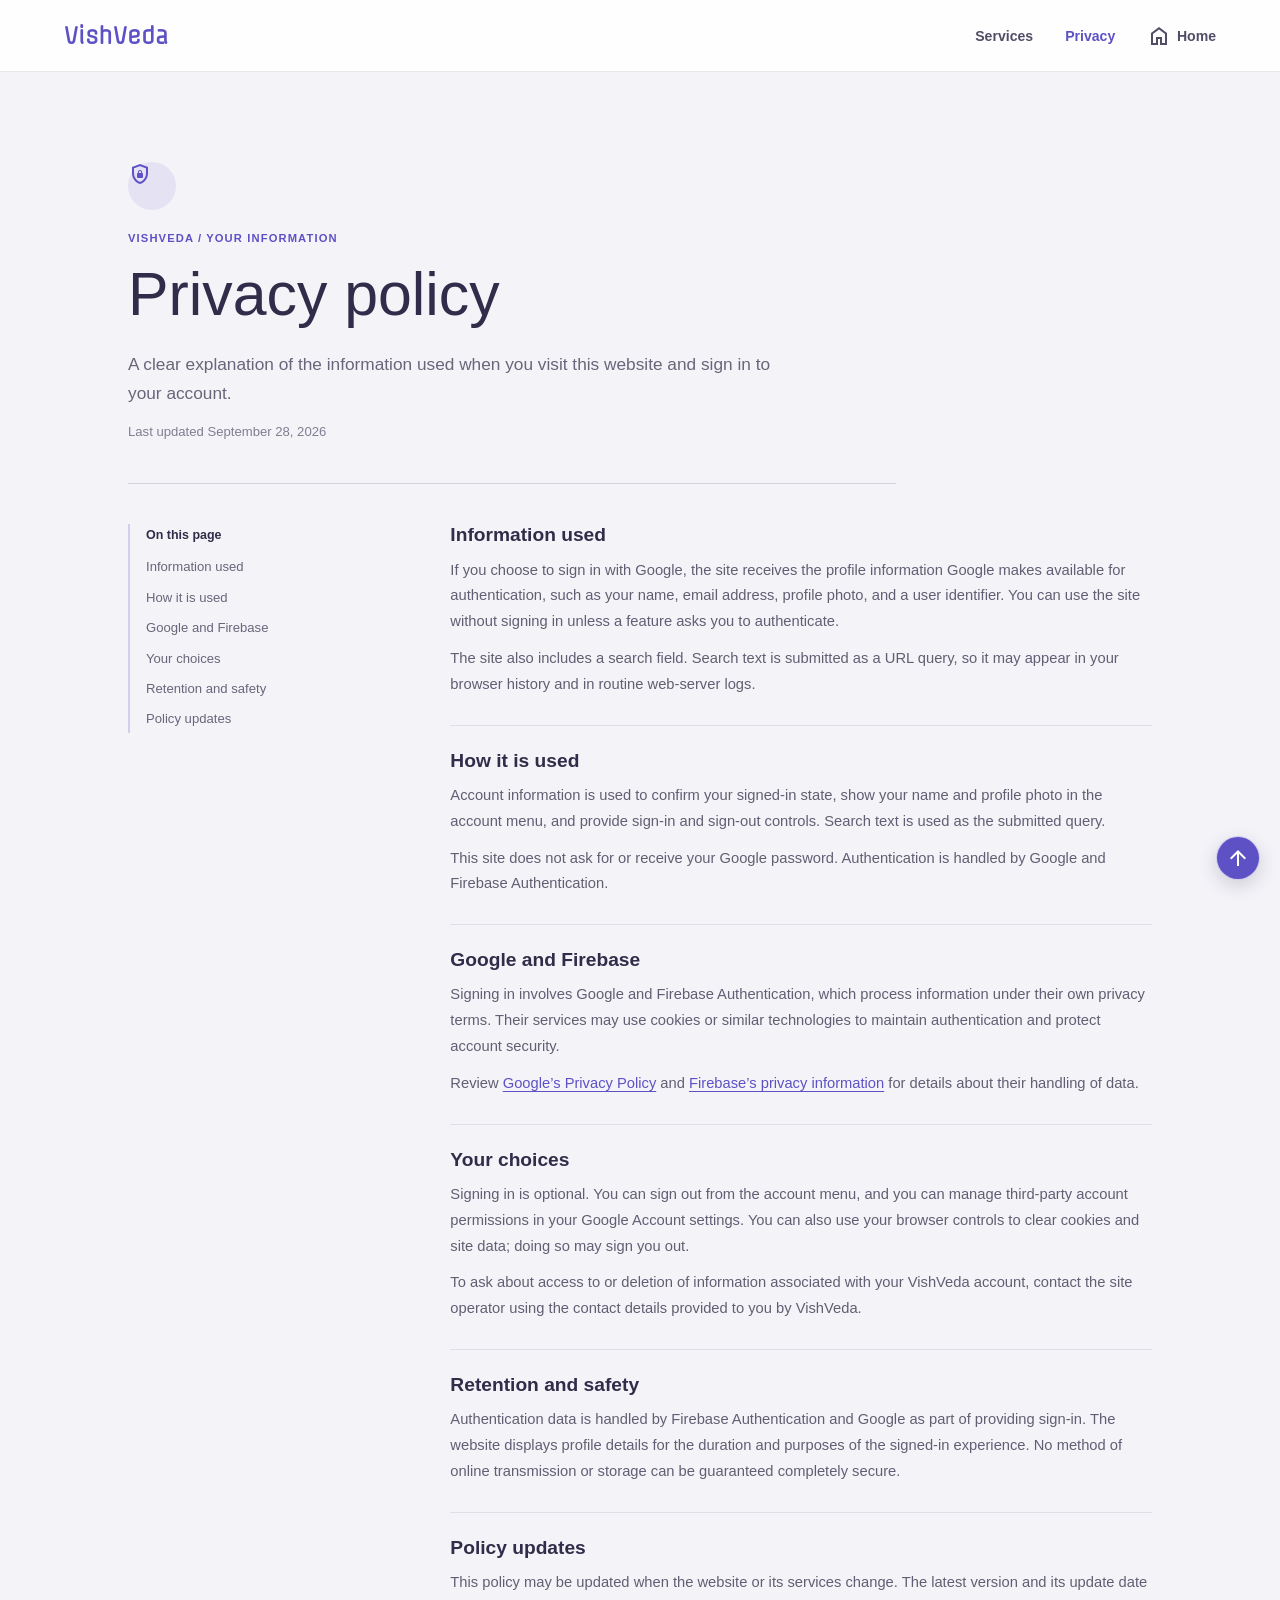
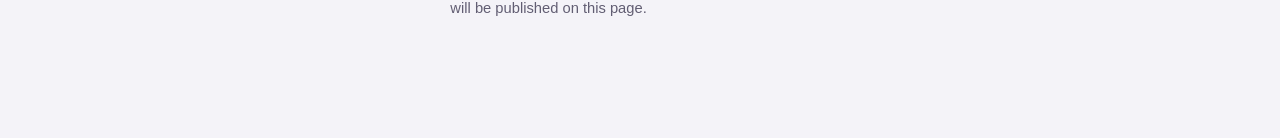
<file: privacy.html>
<!DOCTYPE html>
<html lang="en">
<head>
	<meta charset="UTF-8">
	<meta name="viewport" content="width=device-width, initial-scale=1.0">
	<meta name="description" content="Learn how VishVeda handles account information and your privacy when you use this website.">
	<link rel="stylesheet" href="style.css">
	<link rel="preconnect" href="https://fonts.googleapis.com">
	<link rel="preconnect" href="https://fonts.gstatic.com" crossorigin>
	<link href="https://fonts.googleapis.com/css2?family=Offside&display=swap" rel="stylesheet">
	<link rel="stylesheet" href="https://fonts.googleapis.com/css2?family=Material+Symbols+Outlined:opsz,wght,FILL,GRAD@20..48,100..700,0..1,-50..200&icon_names=home,shield_lock,arrow_upward" />
	<title>Privacy Policy | VishVeda</title>
</head>
<body class="information-page privacy-page">
	<header class="information-header">
		<a class="information-logo" href="index.html" aria-label="VishVeda home">VishVeda</a>
		<nav class="information-nav" aria-label="Main navigation">
			<a href="services.html">Services</a>
			<a class="information-nav-active" href="privacy.html" aria-current="page">Privacy</a>
			<a class="information-home" href="index.html"><span class="material-symbols-outlined" aria-hidden="true">home</span>Home</a>
		</nav>
	</header>
	<main class="information-main privacy-main">
		<header class="privacy-intro">
			<span class="privacy-mark material-symbols-outlined" aria-hidden="true">shield_lock</span>
			<p class="information-kicker">VISHVEDA / YOUR INFORMATION</p>
			<h1>Privacy policy</h1>
			<p class="information-lede">A clear explanation of the information used when you visit this website and sign in to your account.</p>
			<p class="privacy-updated">Last updated September 28, 2026</p>
		</header>
		<div class="privacy-layout">
			<nav class="privacy-contents" aria-label="On this page">
				<p>On this page</p>
				<a href="#information">Information used</a>
				<a href="#use">How it is used</a>
				<a href="#providers">Google and Firebase</a>
				<a href="#choices">Your choices</a>
				<a href="#safety">Retention and safety</a>
				<a href="#changes">Policy updates</a>
			</nav>
			<article class="privacy-copy">
				<section id="information">
					<h2>Information used</h2>
					<p>If you choose to sign in with Google, the site receives the profile information Google makes available for authentication, such as your name, email address, profile photo, and a user identifier. You can use the site without signing in unless a feature asks you to authenticate.</p>
					<p>The site also includes a search field. Search text is submitted as a URL query, so it may appear in your browser history and in routine web-server logs.</p>
				</section>
				<section id="use">
					<h2>How it is used</h2>
					<p>Account information is used to confirm your signed-in state, show your name and profile photo in the account menu, and provide sign-in and sign-out controls. Search text is used as the submitted query.</p>
					<p>This site does not ask for or receive your Google password. Authentication is handled by Google and Firebase Authentication.</p>
				</section>
				<section id="providers">
					<h2>Google and Firebase</h2>
					<p>Signing in involves Google and Firebase Authentication, which process information under their own privacy terms. Their services may use cookies or similar technologies to maintain authentication and protect account security.</p>
					<p>Review <a href="https://policies.google.com/privacy" target="_blank" rel="noopener noreferrer">Google’s Privacy Policy</a> and <a href="https://firebase.google.com/support/privacy" target="_blank" rel="noopener noreferrer">Firebase’s privacy information</a> for details about their handling of data.</p>
				</section>
				<section id="choices">
					<h2>Your choices</h2>
					<p>Signing in is optional. You can sign out from the account menu, and you can manage third-party account permissions in your Google Account settings. You can also use your browser controls to clear cookies and site data; doing so may sign you out.</p>
					<p>To ask about access to or deletion of information associated with your VishVeda account, contact the site operator using the contact details provided to you by VishVeda.</p>
				</section>
				<section id="safety">
					<h2>Retention and safety</h2>
					<p>Authentication data is handled by Firebase Authentication and Google as part of providing sign-in. The website displays profile details for the duration and purposes of the signed-in experience. No method of online transmission or storage can be guaranteed completely secure.</p>
				</section>
				<section id="changes">
					<h2>Policy updates</h2>
					<p>This policy may be updated when the website or its services change. The latest version and its update date will be published on this page.</p>
				</section>
			</article>
		</div>
	</main>
	<a class="back-to-top" href="#top" aria-label="Back to top"><span class="material-symbols-outlined" aria-hidden="true">arrow_upward</span></a>
	<script src="site-navigation.js"></script>
</body>
</html>
</file>
<file: style.css>
* {
    margin: 0;
    padding: 0;
    box-sizing: border-box;
}

@view-transition {
    navigation: auto;
}

html {
    scroll-behavior: smooth;
}

html.page-transition-enter {
    animation: page-transition-in 260ms cubic-bezier(0.2, 0.7, 0.2, 1) both;
}

html.page-transition-leave {
    animation: page-transition-out 150ms ease both;
    pointer-events: none;
}

::view-transition-old(root) {
    animation: page-transition-out 160ms ease both;
}

::view-transition-new(root) {
    animation: page-transition-in 280ms cubic-bezier(0.2, 0.7, 0.2, 1) both;
}

:root {
    --navbar-height: 62px;
  --color-accent: rgb(93 81 197);
    --color-accent-hover: rgba(93 81 197 0.52);
    --color-border: rgb(255 255 255 / 78%);
    --color-border-hover: rgb(255 255 255 / 96%);
    --color-focus: rgb(93 81 197 / 20%);
    --color-bg-hover: rgb(93 81 197 / 9%);
    --color-glass: rgb(255 255 255 / 38%);
    --color-glass-highlight: rgb(255 255 255 / 72%);
    --color-glass-edge: rgb(93 81 197 / 10%);
  --radius-control: 999px;
  --transition-fast: 180ms ease;
}

body {
    font-family: Arial, sans-serif;
    background-color: #bacaf0;
    color: #333;
}

body.business-page {
    min-height: 100vh;
    background-color: #f7f6f8;
}

body.business-page--real-estate {
    --business-accent: #99634d;
}

body.business-page--mining {
    --business-accent: #bd673d;
}

body.business-page--agriculture {
    --business-accent: #597448;
}

body.business-page--restaurants {
    --business-accent: #ae5045;
}

a {
    cursor: pointer;
}

body.custom-cursor-active,
body.custom-cursor-active *:not(input):not(textarea):not([contenteditable="true"]) {
    cursor: none !important;
}

.custom-cursor {
    position: fixed;
    top: 0;
    left: 0;
    z-index: 10000;
    pointer-events: none;
    opacity: 0;
}

.custom-cursor.is-visible {
    opacity: 1;
}

.custom-cursor-dot {
    position: absolute;
    top: 0;
    left: 0;
    width: 10px;
    height: 10px;
    border-radius: 50%;
    background-color: rgb(93 81 197);
    transform: translate(-50%, -50%) scale(1);
    transform-origin: center;
    transition: transform 150ms cubic-bezier(0.2, 0.7, 0.2, 1);
}

.custom-cursor.is-large .custom-cursor-dot {
    transform: translate(-50%, -50%) scale(2.4);
}

.navbar {
    position: sticky;
    top: 0;
    z-index: 10;
    background-color: #e2e4e6;
    color: rgb(93, 81, 197);
    padding: 0 1rem;
    height: var(--navbar-height);
    min-height: var(--navbar-height);
    display: grid;
    grid-template-columns: minmax(0, 1fr) auto minmax(0, 1fr);
    align-items: center;
    gap: 1rem;
    border-bottom: 1px solid var(--color-border);
}

.sidebar-toggle {
    display: grid;
    width: 2.75rem;
    aspect-ratio: 1;
    flex: 0 0 auto;
    place-items: center;
    border: 1px solid var(--color-border);
    border-radius: 50%;
    background: var(--color-glass);
    color: var(--color-accent);
    cursor: pointer;
}

.sidebar-toggle:focus-visible,
.sidebar-backdrop:focus-visible {
    outline: 2px solid var(--color-accent);
    outline-offset: 2px;
}

.logo {
    grid-column: 1;
    justify-self: start;
    color: inherit;
    font-size: 1.5rem;
    font-weight: bold;
    font-family: 'Offside', cursive;
    padding-left: 0.5rem;
    flex: 0 0 auto;
    text-decoration: none;
}

.business-tabs .home-button {
    display: grid;
    width: 2.25rem;
    min-height: 2.25rem;
    aspect-ratio: 1;
    flex: 0 0 auto;
    place-items: center;
    padding: 0;
    border: 1px solid transparent;
    border-radius: 50%;
    color: var(--color-accent);
    text-decoration: none;
    transition: background-color var(--transition-fast), border-color var(--transition-fast);
}

.business-tabs .home-button:hover {
    border-color: var(--color-border);
    background-color: var(--color-glass);
}

.business-tabs .home-button[aria-current="page"]:hover {
    border-color: transparent;
    background-color: var(--color-accent);
    color: #fff;
}

.logo:focus-visible,
.business-tabs .home-button:focus-visible {
    border-radius: 0.2rem;
    outline: 2px solid var(--color-accent);
    outline-offset: 3px;
}

.business-tabs {
    grid-column: 2;
    justify-self: center;
    display: flex;
    width: max-content;
    max-width: min(100%, calc(100vw - 2rem));
    min-width: 0;
    height: 2.7rem;
    align-items: center;
    justify-content: center;
    gap: 0.15rem;
    overflow-x: auto;
    padding: 0.18rem;
    border: 1px solid rgb(255 255 255 / 82%);
    border-radius: var(--radius-control);
    background: rgb(255 255 255 / 54%);
    box-shadow: inset 0 1px 0 rgb(255 255 255 / 85%), 0 3px 12px rgb(48 44 73 / 8%);
    scrollbar-width: none;
}

.business-tabs::-webkit-scrollbar {
    display: none;
}

.business-tabs a {
    display: inline-flex;
    min-height: 2.25rem;
    flex: 0 0 auto;
    align-items: center;
    gap: 0.4rem;
    padding: 0 0.75rem;
    border-radius: var(--radius-control);
    color: #514d65;
    font-family: 'Manrope', sans-serif;
    font-size: 0.82rem;
    font-weight: 600;
    text-decoration: none;
    white-space: nowrap;
    transition: color var(--transition-fast), background-color var(--transition-fast), box-shadow var(--transition-fast);
}

.business-tabs a:hover {
    color: var(--color-accent);
    background-color: rgb(93 81 197 / 5%);
}

.business-tabs a:focus-visible {
    outline: 2px solid var(--color-accent);
    outline-offset: 1px;
}

.business-tabs a[aria-current="page"] {
    background-color: var(--color-accent);
    color: #fff;
    box-shadow: 0 2px 6px rgb(93 81 197 / 24%);
}

.business-tabs .material-symbols-outlined {
    font-size: 1.15rem;
}

.business-subpage-eyebrow {
    color: var(--business-accent);
    font-family: 'Manrope', sans-serif;
    font-size: 0.72rem;
    font-weight: 700;
    letter-spacing: 0.08em;
    text-transform: uppercase;
}

.business-scroll-section > h2 {
    max-width: 16ch;
    margin-top: 0.75rem;
    color: #302c49;
    font-family: 'Manrope', sans-serif;
    font-size: 3rem;
    font-weight: 600;
    line-height: 1.12;
}

.business-subpage-lede {
    max-width: 48rem;
    margin-top: 1rem;
    color: #625e73;
    font-size: 1.05rem;
    line-height: 1.75;
}

.business-subpage-grid {
    display: grid;
    grid-template-columns: repeat(3, minmax(0, 1fr));
    gap: 1.5rem;
    margin-top: 3rem;
}

.business-subpage-grid article {
    padding-top: 1rem;
    border-top: 2px solid var(--business-accent);
}

.business-subpage-grid article > span {
    color: var(--business-accent);
    font-family: 'Manrope', sans-serif;
    font-size: 0.72rem;
    font-weight: 700;
}

.business-subpage-grid h2 {
    margin-top: 1rem;
    color: #302c49;
    font-family: 'Manrope', sans-serif;
    font-size: 1.15rem;
    font-weight: 700;
    line-height: 1.35;
}

.business-subpage-grid p {
    margin-top: 0.6rem;
    color: #69657a;
    font-size: 0.9rem;
    line-height: 1.7;
}

.business-scroll-section {
    min-height: 24rem;
    padding: clamp(3.5rem, 8vw, 7rem) clamp(1.5rem, 8vw, 8rem);
    border-top: 1px solid rgb(48 44 73 / 12%);
    background: #fff;
    scroll-margin-top: 1rem;
}

.business-scroll-section:nth-of-type(odd) {
    background: #eeedf2;
}

.business-scroll-section > h2 {
    margin-top: 0.75rem;
    color: #302c49;
    font-family: 'Manrope', sans-serif;
    font-size: 2.35rem;
    font-weight: 600;
    line-height: 1.15;
}

.business-contact-note {
    max-width: 46rem;
    margin-top: 2.5rem;
    padding: 1.25rem 1.5rem;
    border-left: 3px solid var(--business-accent);
    background: #eeedf2;
    color: #625e73;
    font-size: 0.92rem;
    line-height: 1.7;
}

.search-results {
    width: min(100%, 58rem);
    margin: clamp(1.5rem, 5vw, 4rem) auto;
    padding: 0 clamp(0.75rem, 3vw, 1.5rem);
}

.search-results h1 {
    margin-top: 0.7rem;
    color: #302c49;
    font-family: 'Manrope', sans-serif;
    font-size: clamp(1.8rem, 4vw, 2.6rem);
    font-weight: 600;
    line-height: 1.2;
}

.search-result-list {
    margin-top: 1.5rem;
    border-top: 1px solid rgb(48 44 73 / 14%);
}

.search-result {
    display: block;
    padding: 1.25rem 0;
    border-bottom: 1px solid rgb(48 44 73 / 14%);
    color: inherit;
    text-decoration: none;
}

.search-result h2 {
    color: #302c49;
    font-family: 'Manrope', sans-serif;
    font-size: 1.15rem;
    font-weight: 700;
}

.search-result p,
.search-empty-state {
    margin-top: 0.45rem;
    color: #69657a;
    font-size: 0.92rem;
    line-height: 1.7;
}

.search-result:hover h2 {
    color: var(--color-accent);
}

.search-empty-state {
    margin-top: 1rem;
}

.nav-actions {
    grid-column: 3;
    justify-self: end;
    display: flex;
    align-items: center;
    gap: 0.55rem;
}

/* --- Redesigned Account Menu / Dropdown --- */

.account-menu {
    position: relative;
    z-index: 3;
}

.account-toggle {
    display: flex;
    align-items: center;
    justify-content: center;
    gap: 0.4rem;
    min-width: 2.75rem;
    height: 2.75rem;
    padding: 0 0.6rem 0 0.4rem;
    border: 1px solid var(--color-border);
    border-radius: 999px;
    background-color: var(--color-glass);
    color: var(--color-accent);
    cursor: pointer;
    backdrop-filter: blur(8px);
    transition: all var(--transition-fast);
}

.account-toggle:hover {
    border-color: var(--color-border-hover);
    background-color: rgb(255 255 255 / 65%);
    box-shadow: 0 4px 12px rgb(93 81 197 / 10%);
}

.account-toggle:focus-visible,
.google-signin:focus-visible,
.account-signout:focus-visible {
    outline: 2px solid var(--color-accent);
    outline-offset: 2px;
}

.account-icon {
    font-size: 1.35rem;
}

.account-chevron {
    font-size: 1rem;
    transition: transform var(--transition-fast);
}

/* Optional: rotate chevron if you toggle an 'is-open' state on the menu */
.account-menu.is-open .account-chevron {
    transform: rotate(180deg);
}

.account-avatar {
    width: 1.9rem;
    height: 1.9rem;
    border-radius: 50%;
    object-fit: cover;
}

/* Dropdown Container */
.account-popover {
    position: absolute;
    top: calc(100% + 0.85rem);
    right: 0;
    z-index: 5;
    width: min(23rem, calc(100vw - 2rem));
    padding: 1.25rem;
    border: 1px solid rgb(255 255 255 / 80%);
    border-radius: 1rem;
    background-color: rgb(255 255 255 / 90%);
    backdrop-filter: blur(16px);
    color: #302c49;
    box-shadow: 0 20px 45px rgb(36 35 55 / 14%), 0 4px 12px rgb(36 35 55 / 6%);
    animation: account-enter var(--transition-fast) both;
}

.account-popover[hidden],
.account-user[hidden],
.account-avatar[hidden],
.account-icon[hidden],
.account-profile-avatar-fallback[hidden],
.google-signin[hidden],
.account-signout[hidden] {
    display: none !important;
}

.account-heading {
    margin-bottom: 0.75rem;
    color: #8c889f;
    font-size: 0.7rem;
    font-weight: 700;
    letter-spacing: 0.05em;
    text-transform: uppercase;
}

/* User Card inside Dropdown */
.account-user {
    display: flex;
    align-items: center;
    gap: 0.85rem;
    margin-bottom: 1rem;
    padding: 0.85rem;
    border: 1px solid rgb(231 230 237 / 80%);
    border-radius: 0.75rem;
    background-color: rgb(247 247 250 / 60%);
}

.account-profile-avatar {
    width: 3rem;
    height: 3rem;
    flex: 0 0 auto;
    border-radius: 50%;
    object-fit: cover;
    box-shadow: 0 2px 6px rgb(36 35 55 / 10%);
}

.account-profile-avatar-fallback.material-symbols-outlined {
    display: grid;
    width: 3rem;
    height: 3rem;
    flex: 0 0 auto;
    place-items: center;
    border-radius: 50%;
    background-color: var(--color-bg-hover);
    color: var(--color-accent);
    font-size: 1.5rem;
}

.account-user-details {
    min-width: 0;
}

.account-name,
.account-email {
    overflow: hidden;
    text-overflow: ellipsis;
    white-space: nowrap;
}

.account-name {
    font-size: 0.92rem;
    font-weight: 700;
    color: #26223b;
}

.account-email {
    margin-top: 0.15rem;
    color: #69657a;
    font-size: 0.78rem;
}

/* Action Buttons (Google Sign In / Sign Out) */
.google-signin,
.account-signout {
    display: flex;
    align-items: center;
    justify-content: center;
    gap: 0.65rem;
    width: 100%;
    min-height: 2.85rem;
    padding: 0.6rem 0.85rem;
    border: 1px solid #dedfea;
    border-radius: 0.75rem;
    background-color: #fff;
    color: #302c49;
    font: inherit;
    font-size: 0.88rem;
    font-weight: 600;
    cursor: pointer;
    box-shadow: 0 2px 4px rgb(36 35 55 / 4%);
    transition: all var(--transition-fast);
}

.google-signin:hover,
.account-signout:hover {
    border-color: var(--color-accent);
    background-color: #f6f5fb;
    box-shadow: 0 4px 12px rgb(93 81 197 / 12%);
    transform: translateY(-1px);
}

.google-signin:active,
.account-signout:active {
    transform: translateY(0);
}

/* Status Alert Box */
.account-status {
    margin-top: 0.85rem;
    padding: 0.65rem 0.75rem;
    border-left: 3px solid var(--color-accent);
    border-radius: 0 0.5rem 0.5rem 0;
    background-color: rgb(245 244 250 / 80%);
    color: #69657a;
    font-size: 0.78rem;
    line-height: 1.4;
}

.account-status:empty {
    display: none;
}

@keyframes account-enter {
    from {
        opacity: 0;
        transform: translateY(-0.5rem) scale(0.98);
    }
    to {
        opacity: 1;
        transform: translateY(0) scale(1);
    }
}

.account-popover button:disabled {
    cursor: wait;
    opacity: 0.65;
}

.search-toggle {
    width: 2.75rem;
    aspect-ratio: 1;
    flex: 0 0 auto;
    display: grid;
    place-items: center;
    border: 1px solid var(--color-border);
    border-radius: 50%;
    cursor: pointer;
    background-color: var(--color-accent);
    color: white;
    transition: background-color var(--transition-fast), border-color var(--transition-fast), transform var(--transition-fast);
}

.search-toggle:active {
    transform: scale(0.95);
}

.search-toggle:focus-visible {
    background-color: var(--color-accent-hover);
    color: var(--color-accent);
}

.search-toggle .material-symbols-outlined {
    font-size: 1.5rem;
}

.search-form {
    position: absolute;
    top: 50%;
    right: calc(1rem + 8.5rem);
    z-index: 2;
    display: flex;
    width: min(400px, calc(100vw - 11.5rem));
    min-width: 0;
    height: 45px;
    gap: 0.5rem;
    align-items: center;
    padding: 0.35rem 0.45rem 0.35rem 1rem;
    border: 1px solid var(--color-border);
    border-radius: 30px;
    background-color: rgb(255 255 255 / 88%);
    box-shadow: inset 0 1px 0 white, 0 0 0 1px var(--color-glass-edge);
    transform: translateY(-50%);
    animation: search-enter var(--transition-fast) both;
    transition: border-color var(--transition-fast), box-shadow var(--transition-fast);
}

.navbar:has(.search-form:not([hidden])) .business-tabs {
    visibility: hidden;
}

.search-form:hover {
    border-color: white;
}

.information-page {
    min-height: 100vh;
    background: #f4f3f8;
    color: #302c49;
}

.information-header {
    position: relative;
    z-index: 2;
    display: flex;
    min-height: 4.5rem;
    align-items: center;
    justify-content: space-between;
    gap: 1.5rem;
    padding: 0.75rem clamp(1.25rem, 5vw, 5rem);
    border-bottom: 1px solid rgb(48 44 73 / 10%);
    background: rgb(255 255 255 / 88%);
}

.information-logo {
    color: var(--color-accent);
    font-family: 'Offside', cursive;
    font-size: 1.4rem;
    font-weight: 700;
    text-decoration: none;
}

.information-nav {
    display: flex;
    align-items: center;
    gap: clamp(0.8rem, 2.5vw, 2rem);
}

.information-nav a {
    color: #514d65;
    font-size: 0.88rem;
    font-weight: 600;
    text-decoration: none;
}

.information-nav a:hover {
    color: var(--color-accent);
}

.information-nav .information-nav-active {
    color: var(--color-accent);
}

.information-home {
    display: inline-flex;
    align-items: center;
    gap: 0.35rem;
}

.information-main {
    width: min(100%, 76rem);
    margin: 0 auto;
    padding: clamp(3rem, 7vw, 6.5rem) clamp(1.25rem, 5vw, 4.5rem);
}

.information-kicker {
    color: var(--color-accent);
    font-size: 0.7rem;
    font-weight: 700;
    letter-spacing: 0.1em;
}

.information-hero {
    max-width: 55rem;
    padding-bottom: clamp(3rem, 7vw, 5.5rem);
}

.information-hero h1,
.privacy-intro h1 {
    margin-top: 1.15rem;
    color: #302c49;
    font-size: clamp(2.5rem, 6vw, 4.7rem);
    font-weight: 500;
    line-height: 1.08;
}

.information-lede {
    max-width: 42rem;
    margin-top: 1.35rem;
    color: #69657a;
    font-size: 1.08rem;
    line-height: 1.7;
}

.services-section {
    padding: 2.25rem 0 3.5rem;
    border-top: 1px solid rgb(48 44 73 / 16%);
}

.section-heading-row {
    display: flex;
    align-items: end;
    justify-content: space-between;
    gap: 1rem;
    margin-bottom: 1.6rem;
}

.section-heading-row h2 {
    margin-top: 0.45rem;
    color: #302c49;
    font-size: 1.8rem;
}

.services-count,
.service-index {
    color: #817d91;
    font-size: 0.72rem;
    font-weight: 700;
    letter-spacing: 0.08em;
}

.services-grid {
    display: grid;
    grid-template-columns: repeat(2, minmax(0, 1fr));
    gap: 1rem;
}

.service-item {
    display: grid;
    grid-template-columns: minmax(8rem, 0.85fr) minmax(0, 1.15fr);
    min-height: 13rem;
    overflow: hidden;
    border: 1px solid rgb(48 44 73 / 10%);
    border-radius: 0.5rem;
    background: #fff;
}

.service-item img {
    width: 100%;
    height: 100%;
    min-height: 13rem;
    object-fit: cover;
    background: #deddea;
}

.service-copy {
    position: relative;
    display: flex;
    flex-direction: column;
    align-items: flex-start;
    justify-content: center;
    padding: 1.2rem;
}

.service-icon {
    margin-bottom: 0.6rem;
    color: var(--color-accent);
    font-size: 1.35rem;
}

.service-copy h3 {
    margin-top: 0.35rem;
    color: #302c49;
    font-size: 1.25rem;
}

.service-copy > p:last-child {
    margin-top: 0.55rem;
    color: #69657a;
    font-size: 0.84rem;
    line-height: 1.55;
}

.services-note {
    display: grid;
    grid-template-columns: minmax(10rem, 0.7fr) minmax(0, 1.5fr) auto;
    align-items: center;
    gap: 1.5rem;
    padding: 1.6rem 0;
    border-top: 1px solid rgb(48 44 73 / 16%);
    border-bottom: 1px solid rgb(48 44 73 / 16%);
}

.services-note > p:nth-child(2) {
    color: #514d65;
    line-height: 1.65;
}

.text-link {
    display: inline-flex;
    align-items: center;
    gap: 0.35rem;
    color: var(--color-accent);
    font-size: 0.88rem;
    font-weight: 700;
    text-decoration: none;
    white-space: nowrap;
}

.text-link:hover {
    text-decoration: underline;
    text-underline-offset: 0.2rem;
}

.privacy-main {
    max-width: 72rem;
}

.privacy-intro {
    max-width: 48rem;
    padding-bottom: 2.75rem;
    border-bottom: 1px solid rgb(48 44 73 / 16%);
}

.privacy-mark {
    display: grid;
    width: 3rem;
    height: 3rem;
    margin-bottom: 1.4rem;
    place-items: center;
    border-radius: 50%;
    background: rgb(93 81 197 / 10%);
    color: var(--color-accent);
    font-size: 1.4rem;
}

.privacy-intro h1 {
    font-size: clamp(2.4rem, 5vw, 3.8rem);
}

.privacy-updated {
    margin-top: 1rem;
    color: #817d91;
    font-size: 0.82rem;
}

.privacy-layout {
    display: grid;
    grid-template-columns: minmax(10rem, 0.7fr) minmax(0, 2fr);
    gap: clamp(2rem, 6vw, 5rem);
    padding-top: 2.5rem;
}

.privacy-contents {
    position: sticky;
    top: 1.5rem;
    display: flex;
    height: max-content;
    flex-direction: column;
    gap: 0.75rem;
    padding: 0.25rem 0 0.25rem 1rem;
    border-left: 2px solid rgb(93 81 197 / 22%);
}

.privacy-contents p {
    margin-bottom: 0.25rem;
    color: #302c49;
    font-size: 0.78rem;
    font-weight: 700;
}

.privacy-contents a {
    color: #69657a;
    font-size: 0.82rem;
    line-height: 1.4;
    text-decoration: none;
}

.privacy-contents a:hover,
.privacy-copy a {
    color: var(--color-accent);
}

.privacy-copy section {
    padding-bottom: 1.7rem;
    scroll-margin-top: 1.5rem;
}

.privacy-copy section + section {
    padding-top: 1.5rem;
    border-top: 1px solid rgb(48 44 73 / 10%);
}

.privacy-copy h2 {
    margin-bottom: 0.7rem;
    color: #302c49;
    font-size: 1.2rem;
}

.privacy-copy p {
    color: #625e73;
    font-size: 0.92rem;
    line-height: 1.75;
}

.privacy-copy p + p {
    margin-top: 0.7rem;
}

.privacy-copy a {
    text-underline-offset: 0.2rem;
}

.back-to-top {
    position: fixed;
    right: 1.25rem;
    bottom: 1.25rem;
    display: grid;
    width: 2.75rem;
    aspect-ratio: 1;
    place-items: center;
    border: 1px solid rgb(255 255 255 / 70%);
    border-radius: 50%;
    background: var(--color-accent);
    color: #fff;
    box-shadow: 0 6px 18px rgb(48 44 73 / 18%);
    text-decoration: none;
}

@media (max-width: 52rem) {
    .service-item {
        grid-template-columns: 1fr;
    }

    .service-item img {
        height: 11rem;
        min-height: 0;
    }

    .service-copy {
        min-height: 12rem;
    }

    .services-note {
        grid-template-columns: 1fr auto;
        gap: 0.8rem 1rem;
    }

    .services-note > p:nth-child(2) {
        grid-column: 1 / -1;
        grid-row: 2;
    }

    .services-note .text-link {
        grid-column: 2;
        grid-row: 1;
    }
}

@media (max-width: 38rem) {
    .information-header {
        min-height: 4rem;
        gap: 0.75rem;
        padding-inline: 1rem;
    }

    .information-logo {
        font-size: 1.15rem;
    }

    .information-nav {
        gap: 0.9rem;
    }

    .information-nav a {
        font-size: 0.78rem;
    }

    .information-home .material-symbols-outlined {
        display: none;
    }

    .services-grid {
        grid-template-columns: 1fr;
    }

    .service-item {
        grid-template-columns: minmax(7rem, 0.8fr) minmax(0, 1.2fr);
    }

    .service-item img {
        height: 100%;
        min-height: 13rem;
    }

    .service-copy {
        min-height: 13rem;
        padding: 0.9rem;
    }

    .service-copy h3 {
        font-size: 1.1rem;
    }

    .service-copy > p:last-child {
        font-size: 0.78rem;
    }

    .services-count {
        display: none;
    }

    .privacy-layout {
        grid-template-columns: 1fr;
        gap: 2rem;
    }

    .privacy-contents {
        position: static;
        display: grid;
        grid-template-columns: repeat(2, minmax(0, 1fr));
        gap: 0.65rem 1rem;
    }

    .privacy-contents p {
        grid-column: 1 / -1;
    }

}

.information-page a:focus-visible {
    outline: 2px solid var(--color-accent);
    outline-offset: 3px;
}

.site-layout {
    display: block;
    min-height: calc(100vh - var(--navbar-height));
}

.site-sidebar {
    position: fixed;
    top: var(--navbar-height);
    right: 0;
    bottom: 0;
    z-index: 7;
    width: min(18rem, calc(100vw - 3.5rem));
    overflow-y: auto;
    padding: 1.5rem 0.8rem;
    border-left: 1px solid rgb(93 81 197 / 12%);
    background-color: #f6f5fb;
    box-shadow: -0.8rem 0 2rem rgb(48 44 73 / 12%);
    transform: translateX(105%);
    transition: transform var(--transition-fast);
}

.site-sidebar.is-open {
    transform: translateX(0);
}

.site-sidebar[hidden],
.sidebar-backdrop[hidden] {
    display: none !important;
}

body.sidebar-open {
    overflow: hidden;
}

.sidebar-heading {
    padding: 0 0.7rem;
    color: #69657a;
    font-size: 0.7rem;
    font-weight: 700;
    text-transform: uppercase;
}

.sidebar-heading-spaced {
    margin-top: 1.6rem;
}

.sidebar-links {
    display: grid;
    gap: 0.2rem;
    margin-top: 0.55rem;
}

.sidebar-links a {
    display: flex;
    min-height: 2.65rem;
    align-items: center;
    gap: 0.75rem;
    padding: 0.5rem 0.7rem;
    border-radius: 0.55rem;
    color: #403c55;
    font-size: 0.9rem;
    text-decoration: none;
    transition: background-color var(--transition-fast), color var(--transition-fast);
}

.sidebar-links a:hover,
.sidebar-links a:focus-visible {
    background-color: rgb(93 81 197 / 9%);
    color: var(--color-accent);
    outline: none;
}

.sidebar-links a[aria-current="page"] {
    background-color: rgb(93 81 197 / 12%);
    color: var(--color-accent);
    font-weight: 700;
}

.sidebar-links .material-symbols-outlined {
    font-size: 1.2rem;
}

.main-content {
    min-width: 0;
    padding: clamp(1.5rem, 4vw, 3.5rem);
    view-transition-name: business-content;
}

.main-content:has(.page-panel.is-active .hero) {
    padding: 0;
}

.page-panel.business-panel {
    min-height: calc(100svh - var(--navbar-height));
    padding: 0;
}

.page-panel.home-panel {
    min-height: calc(100svh - var(--navbar-height));
    padding: 0;
}

.hero {
    position: relative;
    display: flex;
    min-height: calc(100svh - var(--navbar-height));
    align-items: center;
    overflow: hidden;
    isolation: isolate;
    padding: 5rem clamp(1.5rem, 8vw, 8rem);
    background-color: #363840;
    color: #fff;
}

.hero::before {
    position: absolute;
    z-index: -1;
    inset: 0;
    background-color: rgb(19 22 29 / 42%);
    content: "";
}

.hero-image {
    position: absolute;
    z-index: -2;
    inset: 0;
    width: 100%;
    height: 100%;
    object-fit: cover;
    object-position: center 54%;
}

.hero-copy {
    position: relative;
    z-index: 0;
    max-width: 48rem;
}

.page-panel .hero h1 {
    max-width: 13ch;
    color: #fff;
    font-family: 'Manrope', sans-serif;
    font-size: 3.75rem;
    font-weight: 700;
    line-height: 1.08;
}

.hero-lede {
    max-width: 39rem;
    margin-top: 1.25rem;
    color: rgb(255 255 255 / 90%);
    font-size: 1.1rem;
    line-height: 1.7;
}

.home-hero {
    min-height: clamp(30rem, 70svh, 46rem);
}

.home-hero .hero-copy {
    max-width: 51rem;
}

.home-eyebrow {
    margin-bottom: 1rem;
    color: rgb(255 255 255 / 88%);
    font-family: 'Manrope', sans-serif;
    font-size: 0.72rem;
    font-weight: 700;
    letter-spacing: 0.08em;
}

.page-panel .home-hero h1 {
    max-width: none;
    font-size: 4.25rem;
}

.home-hero .hero-lede {
    max-width: 42rem;
}

.home-hero-link {
    display: inline-flex;
    align-items: center;
    margin-top: 1.5rem;
    padding: 0.7rem 0;
    border-bottom: 1px solid rgb(255 255 255 / 75%);
    color: #fff;
    font-family: 'Manrope', sans-serif;
    font-size: 0.9rem;
    font-weight: 700;
    text-decoration: none;
}

.home-hero-link:hover {
    border-bottom-color: #fff;
}

.home-overview {
    padding: clamp(2.5rem, 6vw, 4.5rem) clamp(1.25rem, 6vw, 6rem) clamp(3rem, 7vw, 5.5rem);
    background: #f7f6f8;
}

.home-intro {
    max-width: 48rem;
    margin: 0 auto 2rem;
}

.home-intro h2 {
    margin-top: 0.55rem;
    color: #302c49;
    font-family: 'Manrope', sans-serif;
    font-size: 1.85rem;
    font-weight: 600;
}

.home-intro > p:last-child {
    max-width: 42rem;
    margin-top: 0.65rem;
    color: #69657a;
    font-size: 0.95rem;
    line-height: 1.7;
}

.home-industries-grid {
    display: grid;
    grid-template-columns: repeat(2, minmax(0, 1fr));
    gap: 1rem;
    width: min(100%, 76rem);
    margin: 0 auto;
}

.home-industry {
    position: relative;
    display: flex;
    min-width: 0;
    min-height: 16rem;
    align-items: flex-end;
    overflow: hidden;
    border-radius: 0.4rem;
    background: #363840;
    color: #fff;
    text-decoration: none;
    isolation: isolate;
}

.home-industry:hover {
    color: #fff;
}

.home-industry::after {
    position: absolute;
    z-index: -1;
    inset: 0;
    background: linear-gradient(transparent 15%, rgb(19 22 29 / 80%));
    content: "";
}

.home-industry img {
    position: absolute;
    z-index: -2;
    inset: 0;
    width: 100%;
    height: 100%;
    object-fit: cover;
    transition: transform 350ms ease;
}

.home-industry:hover img {
    transform: scale(1.035);
}

.home-industry-copy {
    padding: 1.25rem;
}

.home-industry-copy span {
    font-family: 'Manrope', sans-serif;
    font-size: 0.68rem;
    font-weight: 700;
}

.home-industry-copy h3 {
    margin-top: 0.35rem;
    font-family: 'Manrope', sans-serif;
    font-size: 1.35rem;
}

.home-industry-copy p {
    margin-top: 0.3rem;
    color: rgb(255 255 255 / 86%);
    font-size: 0.86rem;
}

.business-panel#real-estate {
    --business-accent: #99634d;
}

.business-panel#mining {
    --business-accent: #bd673d;
}

.business-panel#agriculture {
    --business-accent: #597448;
}

.business-panel#restaurants {
    --business-accent: #ae5045;
}

.business-details {
    display: grid;
    grid-template-columns: minmax(14rem, 0.85fr) minmax(0, 1.5fr);
    gap: clamp(2rem, 7vw, 7rem);
    padding: clamp(3.5rem, 8vw, 7rem) clamp(1.5rem, 8vw, 8rem);
    background: #f7f6f8;
    color: #302c49;
}

.business-details-intro {
    max-width: 32rem;
}

.business-eyebrow {
    color: var(--business-accent);
    font-family: 'Manrope', sans-serif;
    font-size: 0.72rem;
    font-weight: 700;
}

.business-details-intro h2 {
    margin-top: 0.8rem;
    color: #302c49;
    font-family: 'Manrope', sans-serif;
    font-size: 2.35rem;
    font-weight: 600;
    line-height: 1.15;
}

.business-details-intro > p:last-child {
    margin-top: 1rem;
    color: #625e73;
    font-size: 0.98rem;
    line-height: 1.8;
}

.business-focus {
    display: grid;
    grid-template-columns: repeat(3, minmax(0, 1fr));
    align-content: start;
    gap: 1.5rem;
    padding-top: 0.4rem;
}

.business-focus article {
    padding-top: 0.8rem;
    border-top: 2px solid var(--business-accent);
}

.business-focus article > span {
    color: var(--business-accent);
    font-family: 'Manrope', sans-serif;
    font-size: 0.7rem;
    font-weight: 700;
}

.business-focus h3 {
    margin-top: 1.15rem;
    color: #302c49;
    font-family: 'Manrope', sans-serif;
    font-size: 1.05rem;
    font-weight: 700;
}

.business-focus article p {
    margin-top: 0.55rem;
    color: #69657a;
    font-size: 0.86rem;
    line-height: 1.7;
}

.page-panel {
    display: none;
    min-height: 15rem;
    padding: 0.5rem;
}

.page-panel.is-active {
    display: block;
}

.page-panel[hidden] {
    display: none !important;
}

.page-kicker {
    margin-bottom: 0.75rem;
    color: var(--color-accent);
    font-size: 0.72rem;
    font-weight: 700;
    text-transform: uppercase;
}

.page-panel h1 {
    color: #302c49;
    font-size: 2rem;
}

::view-transition-old(business-content) {
    animation: business-panel-out 140ms ease both;
}

::view-transition-new(business-content) {
    animation: business-panel-in 280ms cubic-bezier(0.2, 0.7, 0.2, 1) both;
}

.page-panel.business-panel-enter {
    animation: business-panel-in 280ms cubic-bezier(0.2, 0.7, 0.2, 1) both;
}

.sidebar-backdrop {
    position: fixed;
    inset: var(--navbar-height) 0 0;
    z-index: 6;
    display: block;
    width: 100%;
    border: 0;
    background-color: rgb(27 25 39 / 28%);
    cursor: default;
}

.search-form[hidden],
.search-toggle[hidden] {
    display: none !important;
}

.search-form input {
    flex: 1;
    min-width: 0;
    padding: 0.25rem 0;
    border: 0;
    outline: 0;
    background: transparent;
    color: #302c49;
    font: inherit;
}

.search-form input::placeholder {
    color: rgb(48 44 73 / 58%);
    opacity: 1;
}

.search-close {
    display: grid;
    place-items: center;
    width: 2.4rem;
    aspect-ratio: 1;
    flex: 0 0 auto;
    border: 0;
    border-radius: 50%;
    background-color: transparent;
    color: inherit;
    cursor: pointer;
    transition: background-color var(--transition-fast), color var(--transition-fast), transform var(--transition-fast);
}

.search-close:hover {
    background-color: var(--color-bg-hover);
    color: var(--color-accent);
}

.search-close:active {
    transform: scale(0.94);
}

.search-close:focus-visible {
    outline: 1px solid var(--color-accent);
}

.search-close .material-symbols-outlined {
    font-size: 1.4rem;
}

@media (max-width: 64rem) {
    :root {
        --navbar-height: 100px;
    }

    .navbar {
        position: sticky;
        grid-template-rows: 44px 36px;
        align-content: center;
        gap: 0;
        padding: 0 1rem;
    }

    .business-tabs {
        grid-column: 1 / -1;
        grid-row: 2;
        width: max-content;
        max-width: 100%;
        height: 2.25rem;
        justify-self: center;
        justify-content: safe center;
        overflow-x: auto;
    }

    .business-tabs a {
        min-height: 1.95rem;
    }

    .logo {
        font-size: 1.25rem;
    }

    .navbar:has(.search-form:not([hidden])) .business-tabs {
        display: none;
    }

    .site-layout {
        display: block;
    }

    .site-sidebar {
        width: min(17rem, calc(100vw - 3.5rem));
    }

    .main-content {
        padding: 1.5rem 1rem;
    }

    .navbar:has(.search-form:not([hidden])) .logo {
        visibility: hidden;
    }
}

@media (max-width: 38rem) {
    .navbar {
        grid-template-columns: minmax(0, 1fr) auto minmax(0, 1fr);
        padding-inline: 0.75rem;
    }

    .business-tabs {
        gap: 0.05rem;
    }

    .business-tabs a {
        gap: 0;
        padding-inline: 0.4rem;
        font-size: 0.72rem;
    }

    .business-tabs .material-symbols-outlined {
        display: none;
    }

    .business-tabs .home-button .material-symbols-outlined {
        display: inline-flex;
    }

    .hero {
        min-height: calc(100svh - var(--navbar-height));
        padding: 3rem 1.25rem;
    }

    .home-hero {
        min-height: 32rem;
    }

    .page-panel .home-hero h1 {
        font-size: 2.8rem;
    }

    .home-overview {
        padding: 2.5rem 1.25rem 3rem;
    }

    .home-industries-grid {
        grid-template-columns: 1fr;
    }

    .home-industry {
        min-height: 12rem;
    }

    .home-industry-copy h3 {
        font-size: 1rem;
    }

    .home-industry-copy p {
        font-size: 0.72rem;
    }

    .home-industry-copy {
        padding: 0.8rem;
    }

    .site-footer {
        display: flex;
        flex-wrap: wrap;
        justify-content: flex-start;
        gap: 2rem 1rem;
        padding: 2.5rem 1.25rem 1rem;
    }

    .footer-brand {
        flex: 0 0 100%;
        max-width: none;
    }

    .footer-link-group {
        flex: 1 1 8rem;
    }

    .footer-bottom {
        flex: 0 0 100%;
        flex-direction: column;
        gap: 0.4rem;
    }

    .page-panel .hero h1 {
        font-size: 2.5rem;
    }

    .hero-lede {
        font-size: 1rem;
    }

    .business-scroll-section {
        min-height: 0;
        padding: 3.25rem 1.25rem;
    }

    .business-scroll-section > h2 {
        font-size: 2.2rem;
    }

    .business-subpage-grid {
        grid-template-columns: 1fr;
        gap: 1.35rem;
        margin-top: 2.25rem;
    }

    .business-details {
        grid-template-columns: 1fr;
        gap: 2.5rem;
        padding: 3.25rem 1.25rem;
    }

    .business-details-intro h2 {
        font-size: 2rem;
    }

    .business-focus {
        grid-template-columns: 1fr;
        gap: 1.5rem;
    }

    .business-focus article {
        display: grid;
        grid-template-columns: 2rem 1fr;
        column-gap: 0.75rem;
    }

    .business-focus article > span {
        grid-row: span 2;
    }

    .business-focus h3 {
        margin-top: 0;
    }

    .business-focus article p {
        grid-column: 2;
    }
}

@media (prefers-reduced-motion: reduce) {
    html {
        scroll-behavior: auto;
    }

    *,
    *::before,
    *::after {
        transition-duration: 0.01ms !important;
        animation-duration: 0.01ms !important;
    }

    ::view-transition-old(root),
    ::view-transition-new(root),
    ::view-transition-old(business-content),
    ::view-transition-new(business-content) {
        animation-duration: 0.01ms !important;
    }
}

@keyframes business-panel-in {
    from {
        opacity: 0;
        transform: translateX(0.75rem);
    }

    to {
        opacity: 1;
        transform: translateX(0);
    }
}

@keyframes business-panel-out {
    to {
        opacity: 0;
        transform: translateX(-0.35rem);
    }
}

@keyframes page-transition-in {
    from {
        opacity: 0;
        transform: translateX(0.75rem);
    }

    to {
        opacity: 1;
        transform: translateX(0);
    }
}

@keyframes page-transition-out {
    to {
        opacity: 0;
        transform: translateX(-0.35rem);
    }
}

@keyframes search-enter {
    from {
        opacity: 0;
        transform: translate(0.65rem, -50%);
    }

    to {
        opacity: 1;
        transform: translate(0, -50%);
    }
}

.site-footer {
    display: flex;
    flex-wrap: wrap;
    align-items: flex-start;
    justify-content: space-between;
    gap: 2rem;
    padding: clamp(2rem, 3vw, 3rem) clamp(1.25rem, 6vw, 6rem) 1.25rem;
    background-color: #302c49;
    color: #fff;
}

.footer-brand {
    flex: 1 1 20rem;
    max-width: 20rem;
}

.footer-logo {
    color: #fff;
    font-family: 'Offside', cursive;
    font-size: 1.65rem;
    text-decoration: none;
}

.footer-brand p {
    margin-top: 0.75rem;
    color: rgb(255 255 255 / 72%);
    font-family: 'Manrope', sans-serif;
    font-size: 1rem;
    line-height: 1.55;
}

.footer-link-group {
    display: grid;
    flex: 0 1 10rem;
    min-width: 0;
    align-content: start;
    justify-items: start;
    gap: 0.65rem;
}

.footer-link-group h2 {
    margin-bottom: 0.3rem;
    color: rgb(255 255 255 / 54%);
    font-family: 'Manrope', sans-serif;
    font-size: 0.7rem;
    font-weight: 700;
    text-transform: uppercase;
}

.footer-link-group a {
    color: rgb(255 255 255 / 88%);
    font-size: 0.88rem;
    text-decoration: none;
    transition: color var(--transition-fast);
}

.footer-link-group a:hover,
.footer-logo:hover {
    color: #c8c4f2;
}

.footer-bottom {
    display: flex;
    flex: 0 0 100%;
    min-width: 0;
    justify-content: space-between;
    gap: 1rem;
    padding-top: 1rem;
    border-top: 1px solid rgb(255 255 255 / 16%);
    color: rgb(255 255 255 / 56%);
    font-size: 0.75rem;
}

.site-footer a:focus-visible {
    border-radius: 0.15rem;
    outline: 2px solid #c8c4f2;
    outline-offset: 3px;
}
</file>
